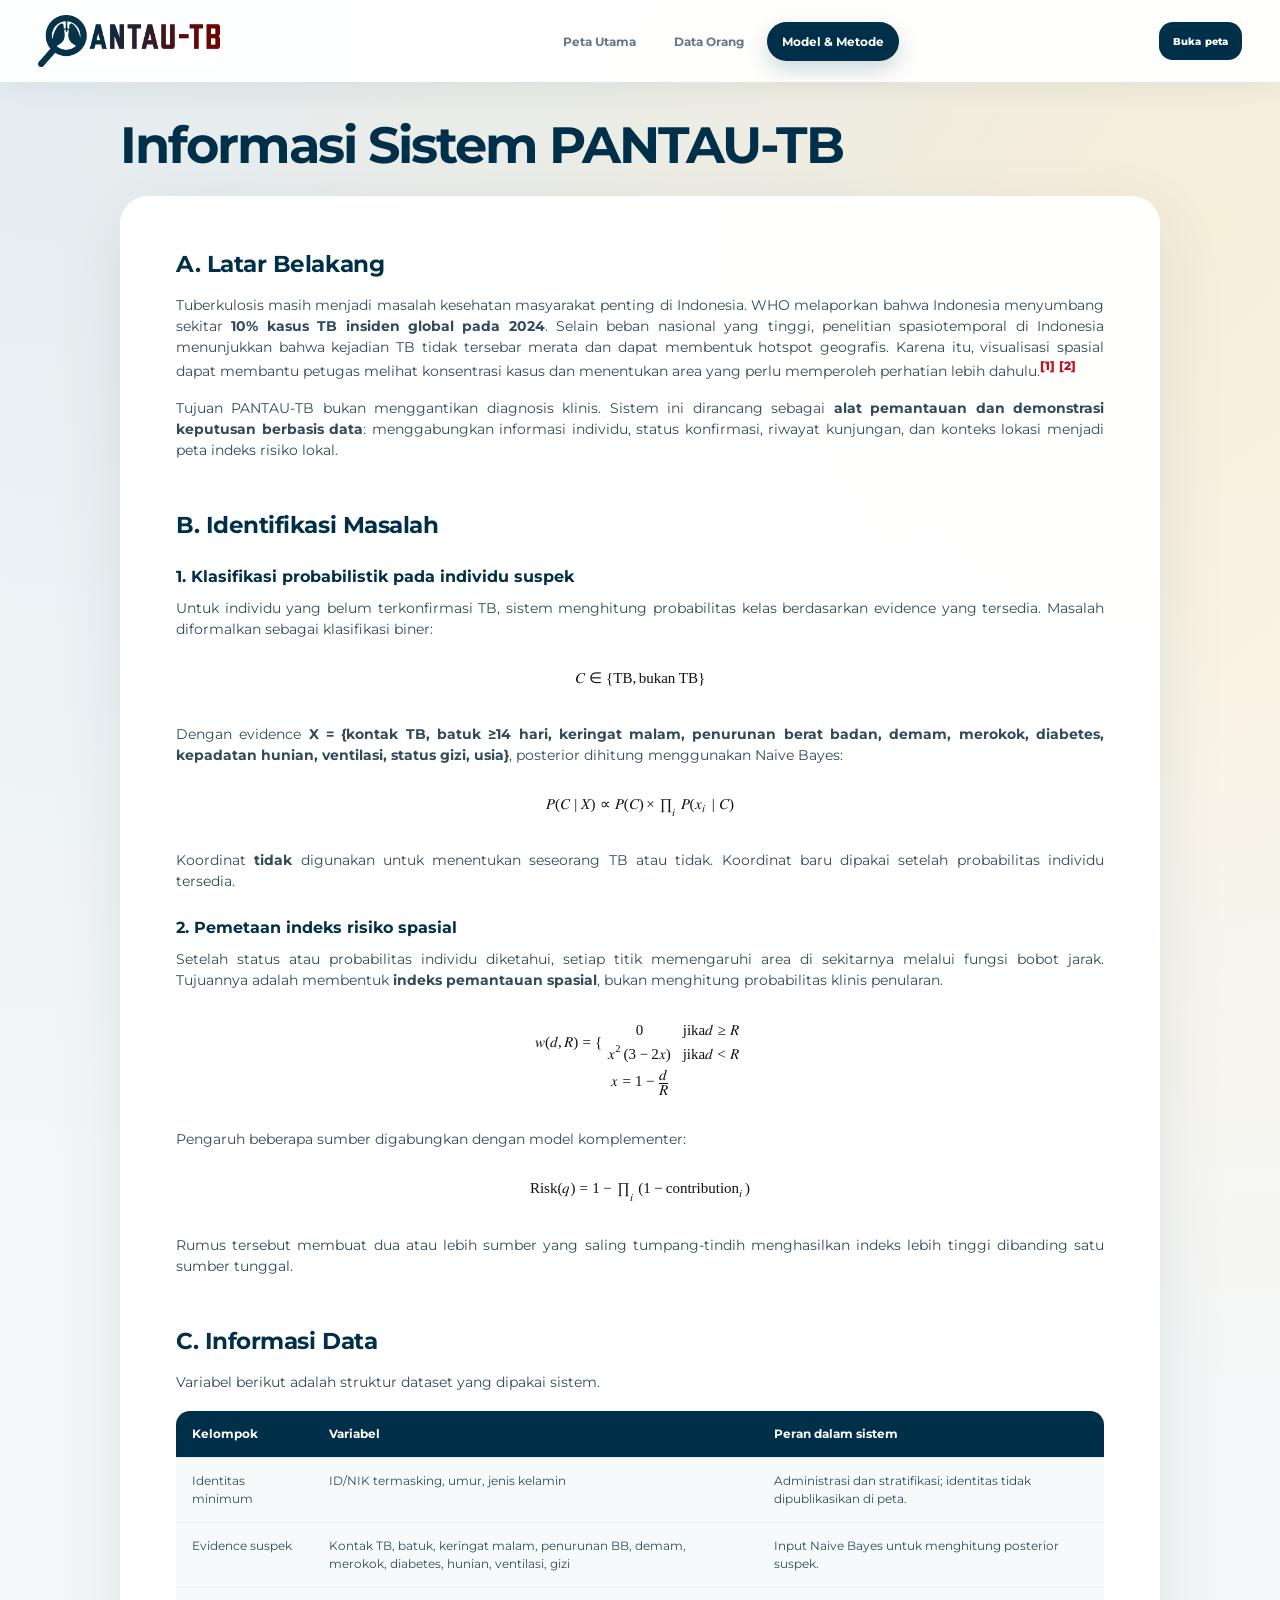
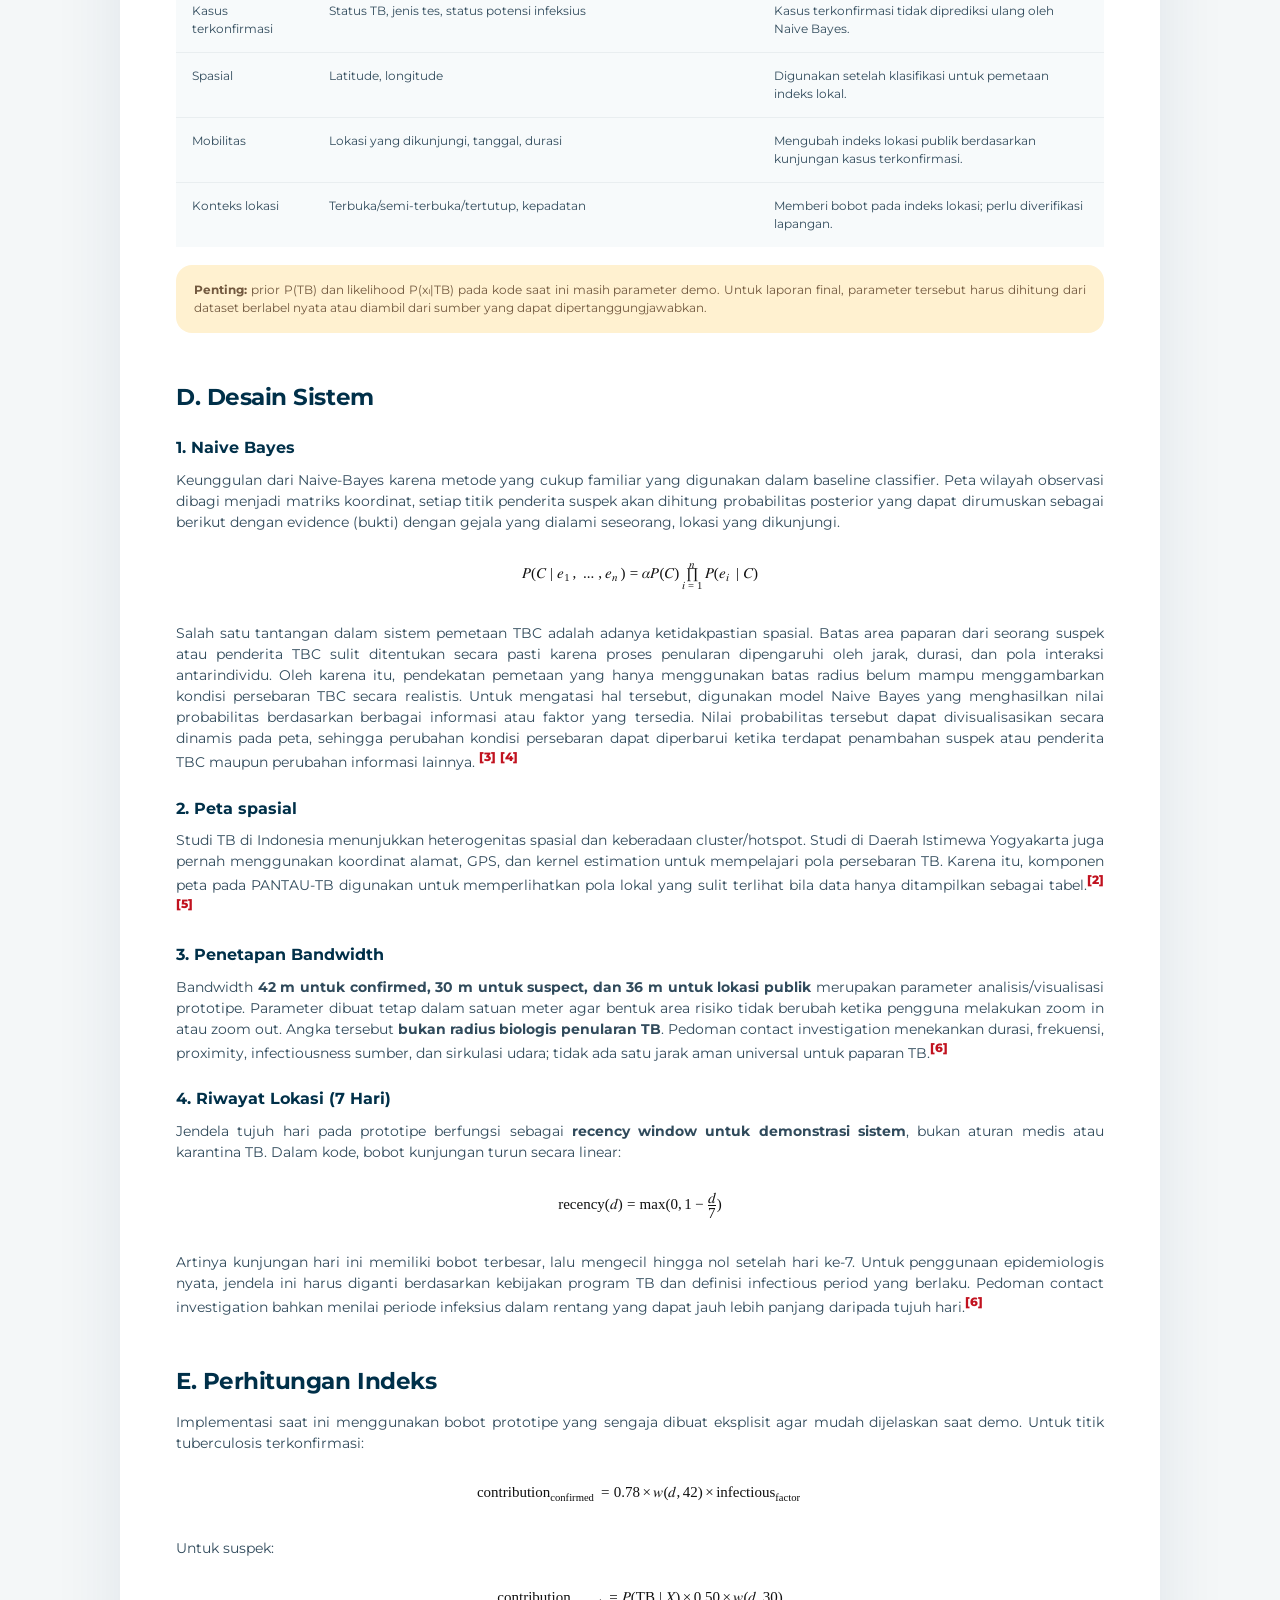
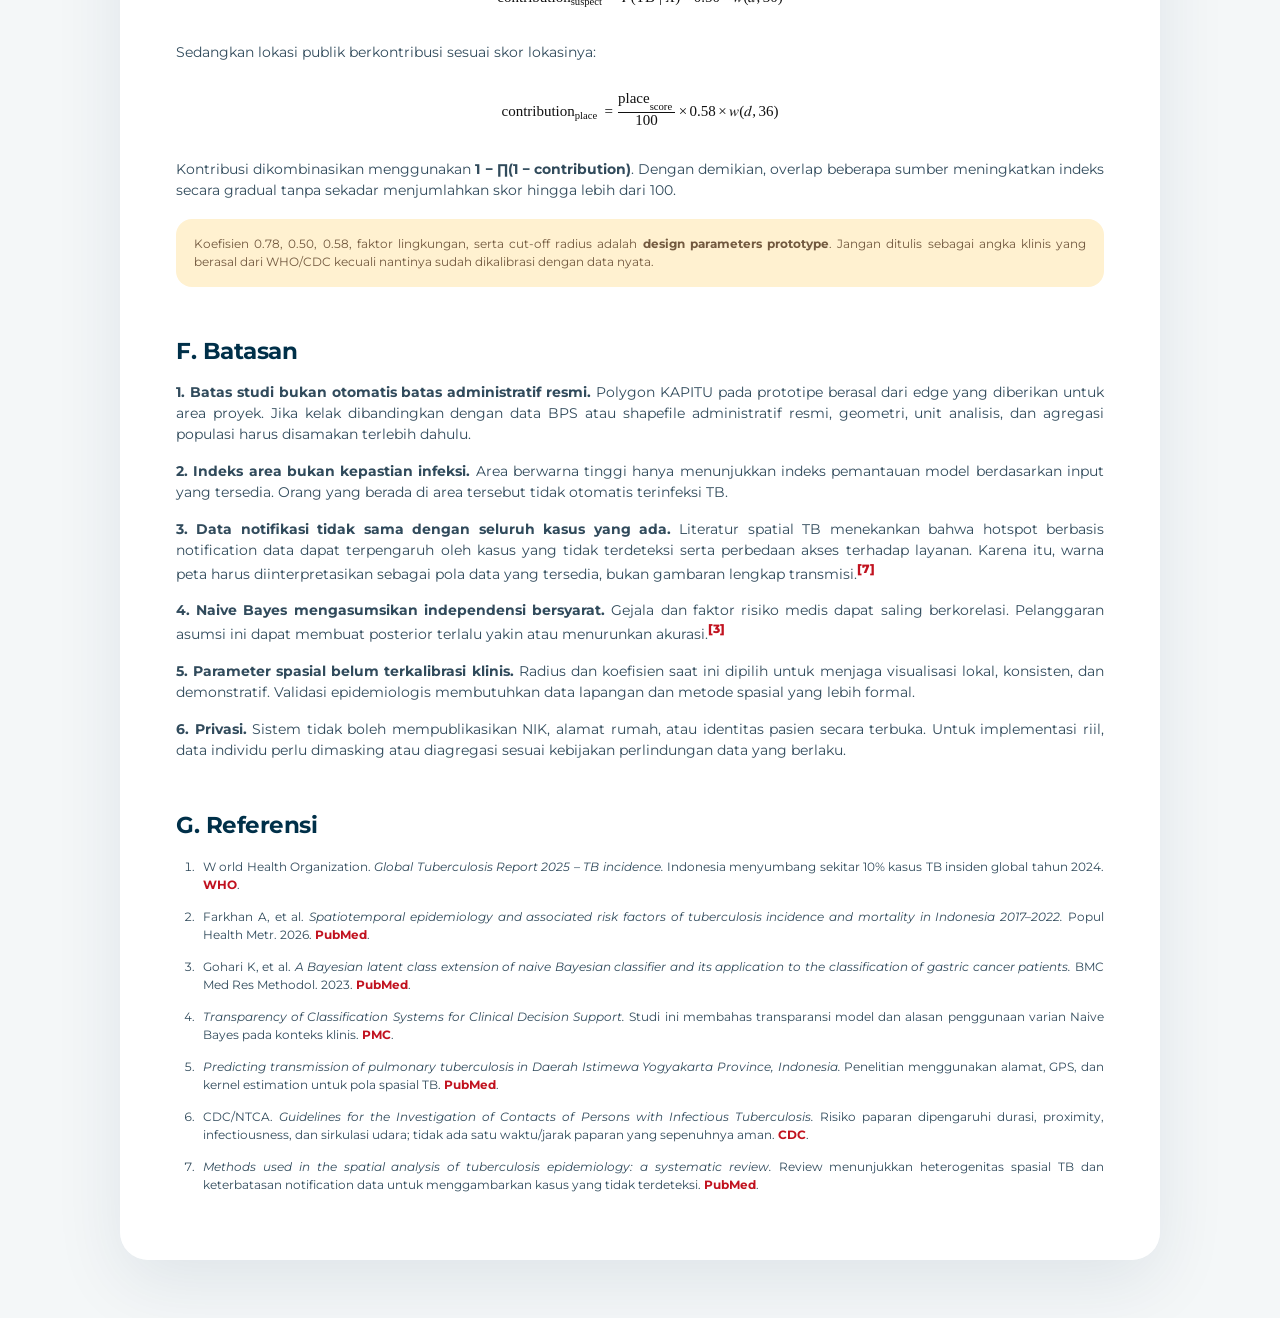
<file: methodology.html>
<!DOCTYPE html>

<html lang="id">
<head>
<meta charset="utf-8"/>
<meta content="width=device-width, initial-scale=1" name="viewport"/>
<title>Model &amp; Metode · PANTAU-TB</title>
<link href="https://fonts.googleapis.com" rel="preconnect"/>
<link crossorigin="" href="https://fonts.gstatic.com" rel="preconnect"/>
<link href="https://fonts.googleapis.com/css2?family=Montserrat:wght@400;500;600;700;800&amp;display=swap" rel="stylesheet"/>
<link href="styles.css" rel="stylesheet"/>
<link href="methodology-additions.css" rel="stylesheet"/>
</head>
<body data-page="method">
<header class="site-header">
<a class="brand" href="index.html">
<img alt="PANTAU-TB" src="assets/logo-horizontal.png"/>
</a>
<nav class="top-nav">
<a data-nav="map" href="index.html">Peta Utama</a>
<a data-nav="records" href="records.html">Data Orang</a>
<a data-nav="method" href="methodology.html">Model &amp; Metode</a>
</nav>
<a class="btn primary compact" href="index.html">Buka peta</a>
</header>
<main class="page-shell method-v13">
<section class="method-v13-hero">
<h1>Informasi Sistem PANTAU-TB</h1>


</section>
<article class="method-v13-paper">
<section class="method-v13-section method-v13-lead">
<h2>A. Latar Belakang</h2>
<p>
          Tuberkulosis masih menjadi masalah kesehatan masyarakat penting di Indonesia.
          WHO melaporkan bahwa Indonesia menyumbang sekitar <strong>10% kasus TB insiden
          global pada 2024</strong>. Selain beban nasional yang tinggi, penelitian
          spasiotemporal di Indonesia menunjukkan bahwa kejadian TB tidak tersebar merata
          dan dapat membentuk hotspot geografis. Karena itu, visualisasi spasial dapat
          membantu petugas melihat konsentrasi kasus dan menentukan area yang perlu
          memperoleh perhatian lebih dahulu.<sup><a href="#ref1">[1]</a></sup>
<sup><a href="#ref2">[2]</a></sup>
</p>
<p>
          Tujuan PANTAU-TB bukan menggantikan diagnosis klinis. Sistem ini dirancang
          sebagai <strong>alat pemantauan dan demonstrasi keputusan berbasis data</strong>:
          menggabungkan informasi individu, status konfirmasi, riwayat kunjungan, dan
          konteks lokasi menjadi peta indeks risiko lokal.
        </p>
</section>
<section class="method-v13-section">
<h2>B. Identifikasi Masalah</h2>
<h3>1. Klasifikasi probabilistik pada individu suspek</h3>
<p>
          Untuk individu yang belum terkonfirmasi TB, sistem menghitung probabilitas
          kelas berdasarkan evidence yang tersedia. Masalah diformalkan sebagai
          klasifikasi biner:
        </p>
<div class="method-v13-formula"><math aria-label="C anggota himpunan TB dan bukan TB" display="block">
<mrow>
<mi>C</mi><mo>∈</mo>
<mo>{</mo><mi mathvariant="normal">TB</mi><mo>,</mo>
<mtext>bukan TB</mtext><mo>}</mo>
</mrow>
</math></div>
<p>
          Dengan evidence
          <strong>X = {kontak TB, batuk ≥14 hari, keringat malam, penurunan berat badan,
          demam, merokok, diabetes, kepadatan hunian, ventilasi, status gizi, usia}</strong>,
          posterior dihitung menggunakan Naive Bayes:
        </p>
<div class="method-v13-formula">
  <math display="block">
    <mrow>

      <mi>P</mi>
      <mo stretchy="false">(</mo>
      <mi>C</mi>
      <mo>|</mo>
      <mi>X</mi>
      <mo stretchy="false">)</mo>

      <mo>∝</mo>

      <mi>P</mi>
      <mo stretchy="false">(</mo>
      <mi>C</mi>
      <mo stretchy="false">)</mo>

      <mo>×</mo>

      <msub>
        <mo largeop="true">∏</mo>
        <mi>i</mi>
      </msub>

      <mi>P</mi>
      <mo stretchy="false">(</mo>

      <msub>
        <mi>x</mi>
        <mi>i</mi>
      </msub>

      <mo>|</mo>
      <mi>C</mi>

      <mo stretchy="false">)</mo>

    </mrow>
  </math>
</div>
<p>
          Koordinat <strong>tidak</strong> digunakan untuk menentukan seseorang TB atau
          tidak. Koordinat baru dipakai setelah probabilitas individu tersedia.
        </p>
<h3>2. Pemetaan indeks risiko spasial</h3>
<p>
          Setelah status atau probabilitas individu diketahui, setiap titik memengaruhi
          area di sekitarnya melalui fungsi bobot jarak. Tujuannya adalah membentuk
          <strong>indeks pemantauan spasial</strong>, bukan menghitung probabilitas klinis
          penularan.
        </p>
<div class="method-v13-formula"><div aria-label="Fungsi bobot jarak" class="math-cases">
<math display="block">
<mrow>
<mi>w</mi><mo>(</mo><mi>d</mi><mo>,</mo><mi>R</mi><mo>)</mo>
<mo>=</mo>
<mrow>
<mo>{</mo>
<mtable columnalign="left left" rowspacing=".65em">
<mtr>
<mtd><mn>0</mn></mtd>
<mtd><mtext>jika </mtext><mi>d</mi><mo>≥</mo><mi>R</mi></mtd>
</mtr>
<mtr>
<mtd>
<msup><mi>x</mi><mn>2</mn></msup>
<mo>(</mo><mn>3</mn><mo>−</mo><mn>2</mn><mi>x</mi><mo>)</mo>
</mtd>
<mtd><mtext>jika </mtext><mi>d</mi><mo>&lt;</mo><mi>R</mi></mtd>
</mtr>
</mtable>
</mrow>
</mrow>
</math>
<math class="math-secondary" display="block">
<mrow>
<mi>x</mi><mo>=</mo><mn>1</mn><mo>−</mo>
<mfrac><mi>d</mi><mi>R</mi></mfrac>
</mrow>
</math>
</div></div>
<p>
          Pengaruh beberapa sumber digabungkan dengan model komplementer:
        </p>
<div class="method-v13-formula">
  <math display="block">
    <mrow>

      <mi>Risk</mi>
      <mo stretchy="false">(</mo>
      <mi>q</mi>
      <mo stretchy="false">)</mo>

      <mo>=</mo>

      <mn>1</mn>
      <mo>−</mo>

      <msub>
        <mo largeop="true">∏</mo>
        <mi>i</mi>
      </msub>

      <mo stretchy="false">(</mo>

      <mn>1</mn>
      <mo>−</mo>

      <msub>
        <mi>contribution</mi>
        <mi>i</mi>
      </msub>

      <mo stretchy="false">)</mo>

    </mrow>
  </math>
</div>
<p>
          Rumus tersebut membuat dua atau lebih sumber yang saling tumpang-tindih
          menghasilkan indeks lebih tinggi dibanding satu sumber tunggal.
        </p>
</section>
<section class="method-v13-section">
<h2>C. Informasi Data</h2>
<p> Variabel berikut adalah struktur dataset yang dipakai sistem.</p>
<div class="method-v13-table-wrap">
<table class="method-v13-table">
<thead>
<tr>
<th>Kelompok</th>
<th>Variabel</th>
<th>Peran dalam sistem</th>
</tr>
</thead>
<tbody>
<tr>
<td>Identitas minimum</td>
<td>ID/NIK termasking, umur, jenis kelamin</td>
<td>Administrasi dan stratifikasi; identitas tidak dipublikasikan di peta.</td>
</tr>
<tr>
<td>Evidence suspek</td>
<td>Kontak TB, batuk, keringat malam, penurunan BB, demam, merokok, diabetes, hunian, ventilasi, gizi</td>
<td>Input Naive Bayes untuk menghitung posterior suspek.</td>
</tr>
<tr>
<td>Kasus terkonfirmasi</td>
<td>Status TB, jenis tes, status potensi infeksius</td>
<td>Kasus terkonfirmasi tidak diprediksi ulang oleh Naive Bayes.</td>
</tr>
<tr>
<td>Spasial</td>
<td>Latitude, longitude</td>
<td>Digunakan setelah klasifikasi untuk pemetaan indeks lokal.</td>
</tr>
<tr>
<td>Mobilitas</td>
<td>Lokasi yang dikunjungi, tanggal, durasi</td>
<td>Mengubah indeks lokasi publik berdasarkan kunjungan kasus terkonfirmasi.</td>
</tr>
<tr>
<td>Konteks lokasi</td>
<td>Terbuka/semi-terbuka/tertutup, kepadatan</td>
<td>Memberi bobot pada indeks lokasi; perlu diverifikasi lapangan.</td>
</tr>
</tbody>
</table>
</div>
<div class="method-v13-note">
<strong>Penting:</strong> prior P(TB) dan likelihood P(xᵢ|TB) pada kode saat ini
          masih parameter demo. Untuk laporan final, parameter tersebut harus dihitung
          dari dataset berlabel nyata atau diambil dari sumber yang dapat dipertanggungjawabkan.
        </div>
</section>
<section class="method-v13-section">
<h2>D. Desain Sistem</h2>
<h3>1. Naive Bayes</h3>
<p>
    Keunggulan dari Naive-Bayes karena metode yang cukup familiar yang digunakan dalam baseline classifier.
    Peta wilayah observasi dibagi menjadi matriks koordinat, setiap titik penderita suspek akan dihitung probabilitas
    posterior yang dapat dirumuskan sebagai berikut dengan evidence (bukti) dengan gejala yang dialami seseorang,
    lokasi yang dikunjungi.

<div class="method-v13-formula"><math aria-label="P C bersyarat e satu sampai e n sama dengan alpha dikali P C dikali produk dari i sama dengan satu sampai n untuk P e i bersyarat C" display="block">
<mrow>
<mi>P</mi><mo>(</mo><mi>C</mi><mo>|</mo><msub><mi>e</mi><mn>1</mn></msub><mo>,</mo><mo>...</mo><mo>,</mo><msub><mi>e</mi><mi>n</mi></msub><mo>)</mo>
<mo>=</mo>
<mi>&alpha;</mi><mi>P</mi><mo>(</mo><mi>C</mi><mo>)</mo>
<munderover>
<mo>&prod;</mo>
<mrow><mi>i</mi><mo>=</mo><mn>1</mn></mrow>
<mi>n</mi>
</munderover>
<mi>P</mi><mo>(</mo><msub><mi>e</mi><mi>i</mi></msub><mo>|</mo><mi>C</mi><mo>)</mo>
</mrow>
</math></div>
<p> Salah satu tantangan dalam sistem pemetaan TBC adalah adanya ketidakpastian spasial. Batas area paparan dari seorang suspek atau penderita TBC sulit ditentukan secara pasti karena proses penularan
  dipengaruhi oleh jarak, durasi, dan pola interaksi antarindividu. Oleh karena itu, pendekatan pemetaan yang hanya menggunakan batas radius belum mampu menggambarkan kondisi persebaran TBC secara realistis. 
  Untuk mengatasi hal tersebut, digunakan model Naive Bayes yang menghasilkan nilai probabilitas berdasarkan berbagai informasi atau faktor yang tersedia. Nilai probabilitas tersebut dapat divisualisasikan 
  secara dinamis pada peta, sehingga perubahan kondisi persebaran dapat diperbarui ketika terdapat penambahan suspek atau penderita TBC maupun perubahan informasi lainnya.
          <sup><a href="#ref3">[3]</a></sup>
<sup><a href="#ref4">[4]</a></sup>
</p>
<h3>2. Peta spasial</h3>
<p>
          Studi TB di Indonesia menunjukkan heterogenitas spasial dan keberadaan cluster/hotspot.
          Studi di Daerah Istimewa Yogyakarta juga pernah menggunakan koordinat alamat,
          GPS, dan kernel estimation untuk mempelajari pola persebaran TB. Karena itu,
          komponen peta pada PANTAU-TB digunakan untuk memperlihatkan pola lokal yang sulit
          terlihat bila data hanya ditampilkan sebagai tabel.<sup><a href="#ref2">[2]</a></sup>
<sup><a href="#ref5">[5]</a></sup>
</p>
<h3>3. Penetapan Bandwidth</h3>
<p>
          Bandwidth <strong>42 m untuk confirmed, 30 m untuk suspect, dan 36 m untuk lokasi
          publik</strong> merupakan parameter analisis/visualisasi prototipe. Parameter dibuat
          tetap dalam satuan meter agar bentuk area risiko tidak berubah ketika pengguna
          melakukan zoom in atau zoom out. Angka tersebut <strong>bukan radius biologis
          penularan TB</strong>. Pedoman contact investigation menekankan durasi, frekuensi,
          proximity, infectiousness sumber, dan sirkulasi udara; tidak ada satu jarak aman
          universal untuk paparan TB.<sup><a href="#ref6">[6]</a></sup>
</p>
<h3>4. Riwayat Lokasi (7 Hari)</h3>
<p>
          Jendela tujuh hari pada prototipe berfungsi sebagai <strong>recency window untuk
          demonstrasi sistem</strong>, bukan aturan medis atau karantina TB. Dalam kode,
          bobot kunjungan turun secara linear:
        </p>
<div class="method-v13-formula"><math aria-label="recency d sama dengan maksimum nol dan satu dikurangi d per tujuh" display="block">
<mrow>
<mi>recency</mi><mo>(</mo><mi>d</mi><mo>)</mo>
<mo>=</mo>
<mi>max</mi>
<mo>(</mo><mn>0</mn><mo>,</mo>
<mn>1</mn><mo>−</mo>
<mfrac><mi>d</mi><mn>7</mn></mfrac>
<mo>)</mo>
</mrow>
</math></div>
<p>
          Artinya kunjungan hari ini memiliki bobot terbesar, lalu mengecil hingga nol setelah
          hari ke-7. Untuk penggunaan epidemiologis nyata, jendela ini harus diganti berdasarkan
          kebijakan program TB dan definisi infectious period yang berlaku. Pedoman contact
          investigation bahkan menilai periode infeksius dalam rentang yang dapat jauh lebih
          panjang daripada tujuh hari.<sup><a href="#ref6">[6]</a></sup>
</p>
</section>
<section class="method-v13-section">
<h2>E. Perhitungan Indeks</h2>
<p>
          Implementasi saat ini menggunakan bobot prototipe yang sengaja dibuat eksplisit
          agar mudah dijelaskan saat demo. Untuk titik tuberculosis terkonfirmasi:
        </p>
<div class="method-v13-formula"><math aria-label="kontribusi confirmed" display="block">
<mrow>
<msub><mi>contribution</mi><mi>confirmed</mi></msub>
<mo>=</mo><mn>0.78</mn><mo>×</mo>
<mi>w</mi><mo>(</mo><mi>d</mi><mo>,</mo><mn>42</mn><mo>)</mo>
<mo>×</mo>
<msub><mi>infectious</mi><mi>factor</mi></msub>
</mrow>
</math></div>
<p>
          Untuk suspek:
        </p>
<div class="method-v13-formula"><math aria-label="kontribusi suspect" display="block">
<mrow>
<msub><mi>contribution</mi><mi>suspect</mi></msub>
<mo>=</mo>
<mi>P</mi><mo>(</mo><mi>TB</mi><mo>|</mo><mi>X</mi><mo>)</mo>
<mo>×</mo><mn>0.50</mn><mo>×</mo>
<mi>w</mi><mo>(</mo><mi>d</mi><mo>,</mo><mn>30</mn><mo>)</mo>
</mrow>
</math></div>
<p>
          Sedangkan lokasi publik berkontribusi sesuai skor lokasinya:
        </p>
<div class="method-v13-formula"><math aria-label="kontribusi place" display="block">
<mrow>
<msub><mi>contribution</mi><mi>place</mi></msub>
<mo>=</mo>
<mfrac>
<msub><mi>place</mi><mi>score</mi></msub>
<mn>100</mn>
</mfrac>
<mo>×</mo><mn>0.58</mn><mo>×</mo>
<mi>w</mi><mo>(</mo><mi>d</mi><mo>,</mo><mn>36</mn><mo>)</mo>
</mrow>
</math></div>
<p>
          Kontribusi dikombinasikan menggunakan
          <strong>1 − ∏(1 − contribution)</strong>. Dengan demikian, overlap beberapa
          sumber meningkatkan indeks secara gradual tanpa sekadar menjumlahkan skor
          hingga lebih dari 100.
        </p>
<div class="method-v13-note">
          Koefisien 0.78, 0.50, 0.58, faktor lingkungan, serta cut-off radius adalah
          <strong>design parameters prototype</strong>. Jangan ditulis sebagai angka klinis
          yang berasal dari WHO/CDC kecuali nantinya sudah dikalibrasi dengan data nyata.
        </div>
</section>
<section class="method-v13-section">
<h2>F. Batasan</h2>
<p>
<strong>1. Batas studi bukan otomatis batas administratif resmi.</strong>
          Polygon KAPITU pada prototipe berasal dari edge yang diberikan untuk area proyek.
          Jika kelak dibandingkan dengan data BPS atau shapefile administratif resmi,
          geometri, unit analisis, dan agregasi populasi harus disamakan terlebih dahulu.
        </p>
<p>
<strong>2. Indeks area bukan kepastian infeksi.</strong>
          Area berwarna tinggi hanya menunjukkan indeks pemantauan model berdasarkan input
          yang tersedia. Orang yang berada di area tersebut tidak otomatis terinfeksi TB.
        </p>
<p>
<strong>3. Data notifikasi tidak sama dengan seluruh kasus yang ada.</strong>
          Literatur spatial TB menekankan bahwa hotspot berbasis notification data dapat
          terpengaruh oleh kasus yang tidak terdeteksi serta perbedaan akses terhadap layanan.
          Karena itu, warna peta harus diinterpretasikan sebagai pola data yang tersedia,
          bukan gambaran lengkap transmisi.<sup><a href="#ref7">[7]</a></sup>
</p>
<p>
<strong>4. Naive Bayes mengasumsikan independensi bersyarat.</strong>
          Gejala dan faktor risiko medis dapat saling berkorelasi. Pelanggaran asumsi ini
          dapat membuat posterior terlalu yakin atau menurunkan akurasi.<sup><a href="#ref3">[3]</a></sup>
</p>
<p>
<strong>5. Parameter spasial belum terkalibrasi klinis.</strong>
          Radius dan koefisien saat ini dipilih untuk menjaga visualisasi lokal, konsisten,
          dan demonstratif. Validasi epidemiologis membutuhkan data lapangan dan metode
          spasial yang lebih formal.
        </p>
<p>
<strong>6. Privasi.</strong>
          Sistem tidak boleh mempublikasikan NIK, alamat rumah, atau identitas pasien secara
          terbuka. Untuk implementasi riil, data individu perlu dimasking atau diagregasi
          sesuai kebijakan perlindungan data yang berlaku.
        </p>
</section>

<section class="method-v13-section method-v13-references">
<h2>G. Referensi</h2>
<ol class="method-v13-ref-list">
<li id="ref1">
            W   orld Health Organization. <em>Global Tuberculosis Report 2025 – TB incidence.</em>
            Indonesia menyumbang sekitar 10% kasus TB insiden global tahun 2024.
            <a href="https://www.who.int/teams/global-programme-on-tuberculosis-and-lung-health/tb-reports/global-tuberculosis-report-2025/tb-disease-burden/1-1-tb-incidence" rel="noopener" target="_blank">WHO</a>.
          </li>
<li id="ref2">
            Farkhan A, et al. <em>Spatiotemporal epidemiology and associated risk factors of tuberculosis incidence and mortality in Indonesia 2017–2022.</em>
            Popul Health Metr. 2026.
            <a href="https://pubmed.ncbi.nlm.nih.gov/41620746/" rel="noopener" target="_blank">PubMed</a>.
          </li>
<li id="ref3">
            Gohari K, et al. <em>A Bayesian latent class extension of naive Bayesian classifier and its application to the classification of gastric cancer patients.</em>
            BMC Med Res Methodol. 2023.
            <a href="https://pubmed.ncbi.nlm.nih.gov/37605107/" rel="noopener" target="_blank">PubMed</a>.
          </li>
<li id="ref4">
<em>Transparency of Classification Systems for Clinical Decision Support.</em>
            Studi ini membahas transparansi model dan alasan penggunaan varian Naive Bayes pada konteks klinis.
            <a href="https://pmc.ncbi.nlm.nih.gov/articles/PMC7274704/" rel="noopener" target="_blank">PMC</a>.
          </li>
<li id="ref5">
<em>Predicting transmission of pulmonary tuberculosis in Daerah Istimewa Yogyakarta Province, Indonesia.</em>
            Penelitian menggunakan alamat, GPS, dan kernel estimation untuk pola spasial TB.
            <a href="https://pubmed.ncbi.nlm.nih.gov/31099528/" rel="noopener" target="_blank">PubMed</a>.
          </li>
<li id="ref6">
            CDC/NTCA. <em>Guidelines for the Investigation of Contacts of Persons with Infectious Tuberculosis.</em>
            Risiko paparan dipengaruhi durasi, proximity, infectiousness, dan sirkulasi udara; tidak ada satu waktu/jarak paparan yang sepenuhnya aman.
            <a href="https://www.cdc.gov/mmwr/preview/mmwrhtml/rr5415a1.htm" rel="noopener" target="_blank">CDC</a>.
          </li>
<li id="ref7">
<em>Methods used in the spatial analysis of tuberculosis epidemiology: a systematic review.</em>
            Review menunjukkan heterogenitas spasial TB dan keterbatasan notification data untuk menggambarkan kasus yang tidak terdeteksi.
            <a href="https://pubmed.ncbi.nlm.nih.gov/30333043/" rel="noopener" target="_blank">PubMed</a>.
          </li>
</ol>
</section>
</article>
</main>
<script src="seed-data.js"></script>
<script src="core.js"></script>
<script src="common.js"></script>
<script src="methodology.js"></script>
</body>
</html>
</file>
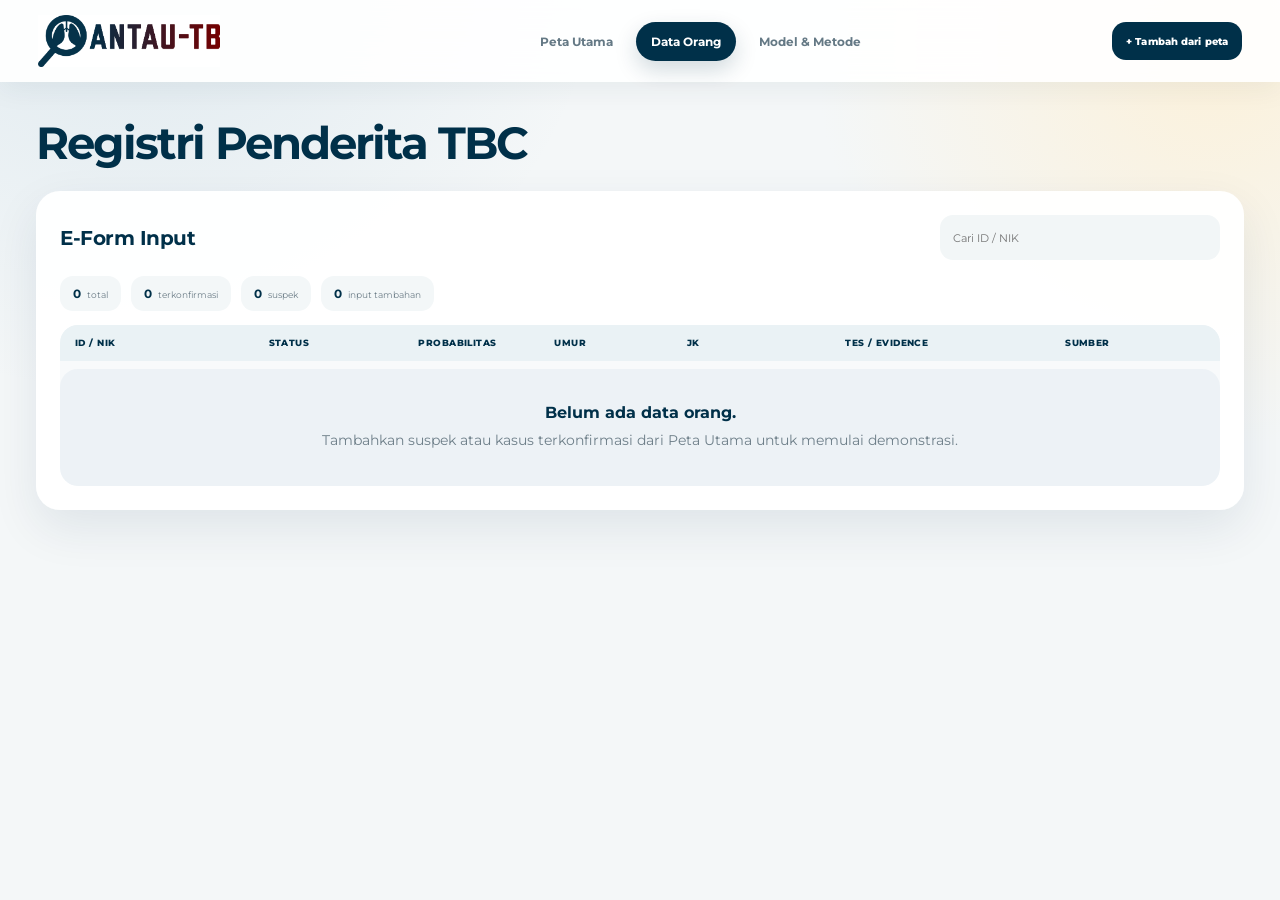
<file: records.html>
<!doctype html>
<html lang="id">
<head>
  <meta charset="utf-8">
  <meta name="viewport" content="width=device-width, initial-scale=1">
  <title>Data Orang · PANTAU-TB</title>
  <link rel="preconnect" href="https://fonts.googleapis.com">
  <link rel="preconnect" href="https://fonts.gstatic.com" crossorigin>
  <link href="https://fonts.googleapis.com/css2?family=Montserrat:wght@400;500;600;700;800&display=swap" rel="stylesheet">
  <link rel="stylesheet" href="styles.css">
</head>
<body data-page="records">
  <header class="site-header">
    <a class="brand" href="index.html"><img src="assets/logo-horizontal.png" alt="PANTAU-TB"></a>
    <nav class="top-nav"><a href="index.html" data-nav="map">Peta Utama</a><a href="records.html" data-nav="records">Data Orang</a><a href="methodology.html" data-nav="method">Model & Metode</a></nav>
    <a class="btn primary compact" href="index.html#add">+ Tambah dari peta</a>
  </header>
  <main class="page-shell">
    <section class="hero compact-hero"><div class="hero-content"><h1>Registri Penderita TBC</h1></div>
</section>
    <section class="panel">
      <div class="panel-head"><div><h2>E-Form Input</h2></div><input class="search-input" id="search" placeholder="Cari ID / NIK"></div>
      <div class="record-stats" id="recordStats"></div>
      <div class="record-table-wrap"><div class="record-table" id="recordTable"></div></div>
    </section>
  </main>
  <div class="toast" id="toast"></div>
  <script src="seed-data.js"></script><script src="core.js"></script><script src="common.js"></script><script src="records.js"></script>
</body>
</html>
</file>
<file: styles.css>
:root{
  --blue:#003049;
  --blue-soft:#669BBC;
  --red-deep:#780000;
  --red:#C1121F;
  --cream:#FDF0D5;
  --pink:#E99AAA;
  --pink-soft:#FBE7EB;
  --orange:#E67E22;
  --orange-deep:#C85E12;
  --orange-soft:#FCE5CD;
  --ink:#102B3B;
  --muted:#6E7F89;
  --surface:#FFFFFF;
  --surface-soft:#F7FAFB;
  --bg:#F4F7F8;
  --success:#2E7D66;
  --shadow:0 18px 48px rgba(0,48,73,.09);
  --shadow-soft:0 8px 28px rgba(0,48,73,.07);
  --radius:24px;
  --radius-sm:16px;
}

*{box-sizing:border-box}
html{scroll-behavior:smooth}
body{
  margin:0;
  min-height:100vh;
  font-family:'Montserrat',system-ui,-apple-system,BlinkMacSystemFont,'Segoe UI',sans-serif;
  color:var(--ink);
  background:
    radial-gradient(circle at 10% -10%,rgba(102,155,188,.16),transparent 32%),
    radial-gradient(circle at 95% 5%,rgba(253,240,213,.85),transparent 27%),
    var(--bg);
}
body.modal-open{overflow:hidden}
button,input,select,textarea{font:inherit}
button{border:0}
a{text-decoration:none;color:inherit}
.hidden{display:none!important}

.site-header{
  position:sticky;
  top:0;
  z-index:1000;
  height:82px;
  display:grid;
  grid-template-columns:minmax(190px,250px) 1fr auto;
  align-items:center;
  gap:26px;
  padding:0 38px;
  background:rgba(255,255,255,.91);
  backdrop-filter:blur(18px);
  box-shadow:0 8px 28px rgba(0,48,73,.06);
}
.brand{display:flex;align-items:center;min-width:0}
.brand img{
  width:205px;
  max-width:100%;
  height:52px;
  object-fit:contain;
  object-position:left center;
  display:block;
}
.top-nav{display:flex;justify-content:center;gap:8px;min-width:0}
.top-nav a{
  position:relative;
  padding:12px 15px;
  border-radius:999px;
  font-size:12px;
  font-weight:700;
  color:#647985;
  transition:background .22s ease,color .22s ease,transform .22s ease;
}
.top-nav a:hover{background:rgba(102,155,188,.10);color:var(--blue);transform:translateY(-1px)}
.top-nav a.active{background:var(--blue);color:#fff;box-shadow:0 9px 22px rgba(0,48,73,.18)}

.page-shell{max-width:1500px;margin:0 auto;padding:32px 36px 54px;animation:page-in .5s cubic-bezier(.2,.8,.2,1) both}
@keyframes page-in{from{opacity:0;transform:translateY(10px)}to{opacity:1;transform:none}}
.compact-hero{display:flex;justify-content:space-between;align-items:flex-end;gap:28px;margin:6px 0 24px}
.eyebrow,.section-kicker{display:block;text-transform:uppercase;letter-spacing:.13em;font-size:10px;font-weight:800;color:var(--blue-soft);margin-bottom:8px}
h1,h2,p{margin-top:0}
h1{margin-bottom:0;max-width:900px;font-size:clamp(28px,3.5vw,48px);line-height:1.05;letter-spacing:-.045em;color:var(--blue)}
h2{margin-bottom:0;font-size:20px;line-height:1.2;letter-spacing:-.025em;color:var(--blue)}
.hero p{max-width:900px;margin:12px 0 0;color:var(--muted);font-size:13px;line-height:1.75}
.hero p strong{color:var(--ink)}
.hero-actions{display:flex;gap:10px;flex:0 0 auto}

.btn{
  appearance:none;
  border:0;
  border-radius:14px;
  min-height:44px;
  padding:0 18px;
  display:inline-flex;
  align-items:center;
  justify-content:center;
  gap:8px;
  cursor:pointer;
  font-size:11px;
  font-weight:800;
  letter-spacing:.01em;
  transition:transform .2s ease,box-shadow .2s ease,background .2s ease;
}
.btn:hover{transform:translateY(-2px);box-shadow:0 11px 24px rgba(0,48,73,.12)}
.btn.primary{background:var(--blue);color:#fff}
.btn.soft{background:#fff;color:var(--blue);box-shadow:var(--shadow-soft)}
.btn.pink{background:var(--pink-soft);color:var(--red-deep)}
.btn.compact{min-height:38px;padding:0 14px;font-size:10px}
.btn.full{width:100%}

.metrics{display:grid;grid-template-columns:repeat(4,minmax(0,1fr));gap:14px;margin-bottom:18px}
.metric{
  min-height:134px;
  background:rgba(255,255,255,.96);
  border-radius:22px;
  padding:21px;
  box-shadow:var(--shadow-soft);
  position:relative;
  overflow:hidden;
  transition:transform .25s ease,box-shadow .25s ease;
}
.metric:hover{transform:translateY(-4px);box-shadow:var(--shadow)}
.metric::after{content:"";position:absolute;width:100px;height:100px;border-radius:50%;background:rgba(102,155,188,.11);right:-35px;top:-38px}
.metric.accent::after{background:rgba(193,18,31,.09)}
.metric-kicker{display:block;font-size:10px;text-transform:uppercase;letter-spacing:.09em;font-weight:700;color:var(--muted)}
.metric strong{display:block;margin-top:7px;font-size:34px;letter-spacing:-.05em;color:var(--blue)}
.metric.accent strong{color:var(--red-deep)}
.metric small{display:block;margin-top:5px;max-width:90%;font-size:9.8px;line-height:1.5;color:var(--muted)}

.map-card,.panel{
  background:rgba(255,255,255,.97);
  border-radius:var(--radius);
  box-shadow:var(--shadow);
}
.map-card{padding:18px;margin-bottom:18px}
.map-toolbar{display:flex;justify-content:space-between;align-items:center;gap:20px;padding:3px 4px 16px}
.layer-pills{display:flex;flex-wrap:wrap;justify-content:flex-end;gap:7px}
.layer-pills label{
  display:flex;
  align-items:center;
  gap:7px;
  min-height:34px;
  padding:0 11px;
  border-radius:999px;
  background:#F4F7F8;
  color:#49606D;
  font-size:9.5px;
  font-weight:700;
  cursor:pointer;
  user-select:none;
  transition:.2s ease;
}
.layer-pills label:hover{background:#EDF3F5;transform:translateY(-1px)}
.layer-pills input{accent-color:var(--blue)}
.legend-dot{display:inline-block;width:10px;height:10px;border-radius:50%;box-shadow:0 0 0 4px rgba(0,48,73,.05)}
.legend-dot.confirmed{background:var(--red-deep)}
.legend-dot.suspect{background:var(--orange-deep)}
.legend-dot.place{background:var(--blue-soft)}
.legend-block{display:inline-block;width:12px;height:12px;border-radius:3px}
.legend-block.risk{background:linear-gradient(135deg,#FDF0D5 0%,#E66A5B 55%,#780000 100%)}
.legend-line{display:inline-block;width:16px;height:3px;border-radius:3px;background:var(--blue)}

.map-stage{height:min(72vh,790px);min-height:590px;position:relative;overflow:hidden;border-radius:20px;background:#E8ECEE}
#map{position:absolute;inset:0}
.leaflet-container{font-family:'Montserrat',sans-serif;background:#E8ECEE}
.leaflet-tile-pane{filter:grayscale(.72) saturate(.42) brightness(1.08) contrast(.94)}
.leaflet-control-zoom{border:0!important;box-shadow:var(--shadow-soft)!important}
.leaflet-control-zoom a{border:0!important;color:var(--blue)!important}
.leaflet-popup-content-wrapper{border-radius:18px;box-shadow:0 16px 40px rgba(0,48,73,.16);font-family:'Montserrat',sans-serif}
.leaflet-popup-tip{box-shadow:none}
.popup-card{min-width:210px;padding:2px}
.popup-kicker{font-size:9px;font-weight:800;text-transform:uppercase;letter-spacing:.08em;color:var(--blue-soft);margin-bottom:5px}
.popup-title{font-weight:800;font-size:13px;color:var(--blue);margin-bottom:7px}
.popup-meta{font-size:10px;line-height:1.6;color:#5F7079}
.popup-risk{display:inline-flex;margin-top:8px;padding:6px 9px;border-radius:999px;background:var(--pink-soft);color:var(--red-deep);font-size:9px;font-weight:800}

.map-corner-card{
  position:absolute;
  z-index:500;
  background:rgba(255,255,255,.94);
  backdrop-filter:blur(14px);
  border-radius:17px;
  box-shadow:0 12px 32px rgba(0,48,73,.13);
}
.map-help{left:18px;bottom:18px;padding:14px 16px;display:grid;gap:5px;max-width:300px;pointer-events:none}
.map-help strong{font-size:10px;color:var(--blue);margin-bottom:3px}
.map-help span{font-size:9px;color:#637680;line-height:1.35}
.risk-ramp{display:grid;grid-template-columns:repeat(5,1fr);height:13px;overflow:hidden;border-radius:999px;margin-top:3px;box-shadow:inset 0 0 0 1px rgba(0,48,73,.06)}
.risk-ramp i{background:var(--sw)}
.risk-ramp-labels{display:flex;justify-content:space-between;gap:18px;margin-top:2px}
.risk-ramp-labels span{font-size:7.7px!important;font-weight:700;color:#6B7A82!important}
.risk-legend-list{display:grid;grid-template-columns:1fr 1fr;gap:5px 10px;margin:3px 0 4px}
.risk-legend-list span{display:flex!important;align-items:center;gap:6px;font-size:8px!important;color:#637680!important;white-space:nowrap}
.risk-legend-list span:last-child{grid-column:1/-1}
.risk-legend-list i{width:14px;height:10px;border-radius:3px;background:var(--sw);box-shadow:inset 0 0 0 1px rgba(0,48,73,.06);flex:0 0 auto}
.risk-legend-list b{color:var(--blue);font-size:7.8px}
.legend-note{display:flex!important;align-items:center;flex-wrap:wrap;gap:4px;margin-top:4px}
.mini-dot{display:inline-block;width:8px;height:8px;border-radius:50%;box-shadow:0 0 0 2px #fff}
.mini-dot.confirmed{background:var(--red-deep)}
.mini-dot.suspect{background:var(--orange-deep)}
.mini-dot.place{background:var(--blue-soft)}
.zone-score{font-size:32px;font-weight:800;letter-spacing:-.06em;color:var(--red-deep);margin:1px 0 7px}
.zone-score small{font-size:10px;letter-spacing:0;color:#8B9AA2;margin-left:3px}
.suspect-risk{background:#FFF0DF;color:var(--orange-deep)}
.pick-banner{position:absolute;z-index:700;top:18px;left:50%;transform:translateX(-50%);min-width:min(560px,calc(100% - 36px));padding:13px 18px;border-radius:16px;background:var(--blue);color:#fff;box-shadow:0 16px 34px rgba(0,48,73,.28);text-align:center;animation:drop-in .25s ease both}
.pick-banner strong{display:block;font-size:11px}.pick-banner span{display:block;font-size:9px;opacity:.8;margin-top:3px}
@keyframes drop-in{from{opacity:0;transform:translate(-50%,-8px)}to{opacity:1;transform:translate(-50%,0)}}

.custom-marker{position:relative;width:100%;height:100%;border-radius:50%;box-shadow:0 0 0 3px rgba(255,255,255,.96),0 5px 12px rgba(0,0,0,.18);transition:transform .18s ease,box-shadow .18s ease}
.custom-marker.confirmed{background:var(--red-deep)}
.custom-marker.suspect{background:var(--orange-deep)}
.public-marker{width:8px;height:8px;border-radius:50%;background:var(--blue-soft);box-shadow:0 0 0 2px rgba(255,255,255,.94),0 3px 9px rgba(0,48,73,.20);transition:transform .18s ease}
@media (hover:hover) and (pointer:fine){.custom-marker:hover,.public-marker:hover{transform:scale(1.28)}}

.lower-grid{display:grid;grid-template-columns:minmax(0,1.5fr) minmax(300px,.7fr);gap:18px}
.panel{padding:24px;margin-bottom:18px}
.panel-head{display:flex;align-items:center;justify-content:space-between;gap:18px;margin-bottom:16px}
.model-badge{display:inline-flex;padding:8px 11px;border-radius:999px;background:var(--cream);color:var(--red-deep);font-size:9px;font-weight:800}
.risk-list{display:grid;gap:10px}
.risk-item{display:grid;grid-template-columns:55px 1fr auto;gap:12px;align-items:center;padding:12px 14px;border-radius:17px;background:#F7FAFB;transition:.2s ease}
.risk-item:hover{transform:translateX(3px);background:#F1F6F8}
.risk-score{width:48px;height:48px;display:grid;place-items:center;border-radius:15px;background:var(--pink-soft);color:var(--red-deep);font-size:11px;font-weight:800}
.risk-name{font-size:11px;font-weight:800;color:var(--blue)}
.risk-meta{font-size:9px;color:var(--muted);line-height:1.5;margin-top:3px}
.risk-tag{font-size:8.5px;font-weight:800;padding:7px 9px;border-radius:999px;background:#fff;color:var(--blue-soft);box-shadow:var(--shadow-soft)}
.explainer p,.note-panel p,.warning-panel p,.method-card p{font-size:11px;color:var(--muted);line-height:1.8;margin:11px 0 0}
.mini-note{margin-top:18px;padding:14px 16px;border-radius:16px;background:var(--cream);font-size:10px;line-height:1.6;color:#6A4A22}

.modal{position:fixed;inset:0;z-index:3000;display:grid;place-items:center;padding:24px}
.modal-backdrop{position:absolute;inset:0;background:rgba(0,32,48,.52);backdrop-filter:blur(7px);animation:fade-in .2s ease both}
.modal-card{position:relative;width:min(900px,100%);max-height:88vh;overflow:auto;padding:26px;background:#fff;border-radius:28px;box-shadow:0 28px 90px rgba(0,32,48,.28);animation:modal-in .28s cubic-bezier(.2,.8,.2,1) both}
@keyframes modal-in{from{opacity:0;transform:translateY(18px) scale(.985)}to{opacity:1;transform:none}}
@keyframes fade-in{from{opacity:0}to{opacity:1}}
.modal-head{display:flex;justify-content:space-between;align-items:flex-start;gap:14px;margin-bottom:18px}
.icon-button{width:38px;height:38px;border-radius:50%;background:#EFF4F6;color:var(--blue);cursor:pointer;font-size:24px;line-height:1;transition:.2s ease}
.icon-button:hover{transform:rotate(5deg) scale(1.06);background:#E6EEF2}
.status-switch{display:grid;grid-template-columns:1fr 1fr;gap:8px;padding:7px;border-radius:18px;background:#F1F5F7;margin-bottom:21px}
.status-tab{min-height:42px;border-radius:13px;background:transparent;color:#6C7C84;font-weight:800;font-size:10px;cursor:pointer;transition:.2s ease}
.status-tab.active{background:#fff;color:var(--blue);box-shadow:var(--shadow-soft)}
.form-grid{display:grid;gap:14px}.form-grid.two{grid-template-columns:repeat(2,minmax(0,1fr))}
.field{display:grid;gap:7px}.field>span,.field label{font-size:9px;text-transform:uppercase;letter-spacing:.06em;color:#6A7D86;font-weight:800}
.field input,.field select,.search-input{
  width:100%;
  min-height:45px;
  padding:0 13px;
  border:0;
  outline:0;
  border-radius:13px;
  background:#F2F6F7;
  color:var(--ink);
  font-size:11px;
  transition:box-shadow .2s ease,background .2s ease;
}
.field input:focus,.field select:focus,.search-input:focus{background:#fff;box-shadow:0 0 0 3px rgba(102,155,188,.22),var(--shadow-soft)}
.form-section-title{margin:24px 0 11px;color:var(--blue);font-size:11px;font-weight:800}
.probability-box{margin-top:16px;padding:16px 18px;border-radius:20px;background:linear-gradient(135deg,#FFF6EA,#FFF0DF);display:flex;align-items:center;gap:16px}
.probability-box strong{font-size:11px;color:#8E4A11}.probability-box p{font-size:9px;line-height:1.6;color:#8A684B;margin:5px 0 0}
.prob-ring{--p:0%;width:68px;height:68px;flex:0 0 68px;border-radius:50%;display:grid;place-items:center;background:conic-gradient(var(--orange-deep) var(--p),#F5D8B9 0);position:relative}
.prob-ring::before{content:"";position:absolute;inset:8px;border-radius:50%;background:#FFF8F0}.prob-ring span{position:relative;font-size:12px;font-weight:800;color:var(--orange-deep)}
.travel-head{display:flex;justify-content:space-between;gap:14px;align-items:flex-end}.travel-head small{display:block;max-width:550px;font-size:9px;line-height:1.6;color:var(--muted)}
.travel-list{display:grid;gap:9px;margin-top:10px}
.travel-row{display:grid;grid-template-columns:1.5fr .85fr .7fr 38px;gap:9px;align-items:end;padding:12px;border-radius:17px;background:#F7FAFB}
.travel-row .field input,.travel-row .field select{background:#fff}
.travel-remove{width:38px;height:38px;border-radius:12px;background:#FBE7EB;color:var(--red-deep);font-size:18px;cursor:pointer}
.modal-actions{display:flex;justify-content:flex-end;gap:9px;margin-top:23px}

.toast{position:fixed;z-index:5000;left:50%;bottom:28px;transform:translate(-50%,20px);padding:12px 16px;border-radius:14px;background:var(--blue);color:#fff;box-shadow:0 16px 40px rgba(0,48,73,.22);font-size:10px;font-weight:700;opacity:0;pointer-events:none;transition:.25s ease}
.toast.show{opacity:1;transform:translate(-50%,0)}

.record-stats{display:flex;gap:10px;flex-wrap:wrap;margin-bottom:14px}
.record-stat{padding:10px 13px;border-radius:13px;background:#F3F7F8;font-size:9px;color:var(--muted)}.record-stat strong{color:var(--blue);font-size:12px;margin-right:4px}
.search-input{max-width:280px;background:#F2F6F7}
.record-table-wrap{overflow:auto;border-radius:18px;background:#F8FAFB}
.record-table{min-width:900px}
.record-row{display:grid;grid-template-columns:1.05fr .8fr .72fr .7fr .85fr 1.2fr .8fr;gap:10px;align-items:center;padding:13px 15px;font-size:9.5px;color:#536975}
.record-row:not(.record-head):hover{background:#EFF5F7}
.record-head{position:sticky;top:0;background:#EAF2F5;color:var(--blue);font-weight:800;text-transform:uppercase;letter-spacing:.05em;font-size:8.5px}
.record-row strong{color:var(--blue)}
.status-chip{display:inline-flex;align-items:center;gap:6px;padding:6px 9px;border-radius:999px;font-weight:800;font-size:8px}
.status-chip.confirmed{background:#F9E4E4;color:var(--red-deep)}
.status-chip.suspect{background:#FFF0DF;color:var(--orange-deep)}
.status-chip::before{content:"";width:7px;height:7px;border-radius:50%;background:currentColor}
.source-chip{display:inline-flex;padding:6px 9px;border-radius:999px;background:#EEF3F5;color:#657680;font-size:8px;font-weight:700}
.note-panel code{background:#EEF3F5;padding:2px 5px;border-radius:5px;font-size:10px}

.methodology-page{max-width:1300px}.method-grid{display:grid;grid-template-columns:repeat(2,minmax(0,1fr));gap:16px}.method-card{position:relative;min-height:245px;overflow:hidden}.step-number{position:absolute;right:22px;top:18px;font-size:38px;font-weight:800;color:rgba(102,155,188,.12)}
.formula{margin-top:16px;padding:14px 16px;border-radius:16px;background:#F0F5F7;color:var(--blue);font-family:ui-monospace,SFMono-Regular,Menlo,monospace;font-size:11px;font-weight:700}
.environment-grid{display:grid;grid-template-columns:repeat(3,minmax(0,1fr));gap:10px}
.environment-item{padding:14px;border-radius:16px;background:#F7FAFB;transition:.2s ease}.environment-item:hover{transform:translateY(-2px);background:#F1F6F8}.environment-item strong{display:block;font-size:10px;color:var(--blue)}.environment-item span{display:block;font-size:8.5px;color:var(--muted);line-height:1.5;margin-top:4px}.environment-pill{display:inline-flex!important;margin-top:8px!important;padding:6px 8px;border-radius:999px;background:#fff!important;color:var(--blue-soft)!important;font-weight:800!important;width:max-content}
.warning-panel{background:linear-gradient(135deg,#FFF7ED,#FFF0DF)}

@media (max-width:1050px){
  .site-header{grid-template-columns:180px 1fr auto;padding:0 20px;gap:14px}.brand img{width:175px}.top-nav a{padding:10px 11px;font-size:10px}.metrics{grid-template-columns:repeat(2,1fr)}.lower-grid{grid-template-columns:1fr}.map-toolbar{align-items:flex-start;flex-direction:column}.layer-pills{justify-content:flex-start}.environment-grid{grid-template-columns:repeat(2,1fr)}
}
@media (max-width:760px){
  .site-header{height:auto;min-height:76px;grid-template-columns:1fr auto;padding:11px 16px}.brand img{width:160px;height:46px}.top-nav{grid-column:1/-1;grid-row:2;justify-content:flex-start;overflow:auto;padding-bottom:4px}.top-nav a{white-space:nowrap}.site-header>.btn{grid-column:2;grid-row:1}.page-shell{padding:22px 14px 42px}.compact-hero{align-items:flex-start;flex-direction:column}.hero-actions{width:100%}.hero-actions .btn{width:100%}.metrics{grid-template-columns:1fr 1fr;gap:9px}.metric{padding:17px;min-height:120px}.metric strong{font-size:28px}.map-card{padding:10px;border-radius:20px}.map-stage{min-height:520px;height:68vh}.map-toolbar{padding:7px 7px 12px}.map-help{left:10px;right:10px;bottom:10px;max-width:none}.form-grid.two{grid-template-columns:1fr}.travel-row{grid-template-columns:1fr}.travel-remove{width:100%}.modal{padding:10px}.modal-card{padding:20px;border-radius:22px;max-height:94vh}.method-grid,.environment-grid{grid-template-columns:1fr}.panel{padding:19px}.panel-head{align-items:flex-start;flex-direction:column}.search-input{max-width:none}.lower-grid{gap:0}
}
@media (max-width:480px){.metrics{grid-template-columns:1fr}.site-header>.btn{padding:0 10px}.map-stage{min-height:480px}.layer-pills{gap:5px}.layer-pills label{font-size:8.5px;padding:0 9px}}

@media (prefers-reduced-motion:reduce){*,*::before,*::after{scroll-behavior:auto!important;animation:none!important;transition:none!important}}

/* V4 — continuous risk surface: no visible grid */
.muted-map-tiles{filter:saturate(.56) brightness(1.04) contrast(.92)}
.leaflet-heatmap-layer{mix-blend-mode:multiply}
.custom-marker{border:0!important;box-shadow:0 0 0 3px rgba(255,255,255,.98),0 0 0 5px rgba(0,48,73,.14),0 5px 15px rgba(0,0,0,.22)!important}
.custom-marker.confirmed{background:#780000!important;width:17px!important;height:17px!important}
.custom-marker.suspect{background:#D96A13!important;width:15px!important;height:15px!important}
.public-marker{width:13px!important;height:13px!important;border-radius:50%;background:#669BBC!important;box-shadow:0 0 0 3px rgba(255,255,255,.98),0 0 0 5px rgba(0,48,73,.22),0 4px 12px rgba(0,48,73,.25)!important;display:grid;place-items:center}
.public-marker span{width:4px;height:4px;border-radius:50%;background:#003049}
.place-tooltip{border:0!important;border-radius:10px!important;background:#003049!important;color:#fff!important;font-family:'Montserrat',sans-serif!important;font-size:9px!important;font-weight:700!important;padding:7px 9px!important;box-shadow:0 8px 20px rgba(0,48,73,.18)!important}
.place-tooltip::before{border-top-color:#003049!important}
.smooth-risk-legend{margin:9px 0 6px}
.smooth-risk-bar{height:10px;border-radius:999px;background:linear-gradient(90deg,#FDF0D5 0%,#F6C1B4 28%,#EE8A73 48%,#C1121F 72%,#780000 100%);box-shadow:inset 0 0 0 1px rgba(0,48,73,.08)}
.smooth-risk-labels{display:flex;justify-content:space-between;margin-top:5px;font-size:8px;color:#60727B;font-weight:700}
.map-corner-card{backdrop-filter:blur(12px);background:rgba(255,255,255,.92)!important}
.legend-block.risk{background:linear-gradient(90deg,#F6C1B4,#C1121F,#780000)!important;border-radius:999px!important;width:22px!important;height:8px!important}
.leaflet-popup-content-wrapper{border-radius:18px!important;box-shadow:0 14px 34px rgba(0,48,73,.18)!important}
.leaflet-popup-content{margin:15px 17px!important}


/* V6 — fixed geographic grid underlay, compact influence radii */
.risk-surface-overlay{
  mix-blend-mode:multiply;
  image-rendering:auto;
  transition:opacity .22s ease;
}
.compact-ranges{grid-template-columns:1fr 1fr!important;gap:5px 9px!important;margin-top:7px!important}
.compact-ranges span:last-child{grid-column:auto!important}
.compact-ranges span{font-size:7.7px!important;line-height:1.2}
.compact-ranges i{width:16px!important;height:9px!important;border-radius:999px!important}
.compact-ranges b{min-width:34px;font-variant-numeric:tabular-nums}
.map-help{max-width:330px}
.public-marker{z-index:2}


/* V7 — privacy-first public-location map */
.map-pin{position:relative;width:26px;height:34px;background:var(--pin,#003049);border-radius:50% 50% 50% 0;transform:rotate(-45deg);box-shadow:0 0 0 3px rgba(255,255,255,.98),0 6px 16px rgba(0,48,73,.26);transition:transform .18s ease,filter .18s ease}
.map-pin-dot{position:absolute;width:9px;height:9px;border-radius:50%;background:#fff;left:8.5px;top:8px;box-shadow:0 0 0 2px rgba(0,48,73,.15)}
@media (hover:hover) and (pointer:fine){.map-pin:hover{transform:rotate(-45deg) scale(1.10);filter:brightness(1.04)}}
.map-pin-mini{display:inline-block;width:10px;height:14px;background:#003049;border-radius:50% 50% 50% 0;transform:rotate(-45deg);box-shadow:0 0 0 2px #fff;vertical-align:middle;margin-right:2px;flex:0 0 auto}
.legend-block.place-radius{background:#F79D8B;border-radius:50%;box-shadow:inset 0 0 0 1px rgba(120,0,0,.22)}
.place-score{color:#780000}
.source-links{font-size:11px;line-height:1.7}.source-links a{color:#003049;font-weight:700;text-decoration:none}.source-links a:hover{text-decoration:underline}
.evidence-panel{margin-top:18px}.evidence-panel .formula{margin:12px 0}


/* V8 — visible individual points + Google-Maps-style public pins */
.google-pin-wrap{position:relative;width:44px;height:52px;filter:drop-shadow(0 7px 8px rgba(0,48,73,.24));transition:transform .18s ease}
.google-pin{position:absolute;left:0;top:0;width:34px;height:46px;overflow:visible}
.pin-risk-badge{position:absolute;right:0;top:1px;min-width:25px;height:20px;padding:0 5px;border:2px solid #fff;border-radius:999px;display:grid;place-items:center;font:800 8px/1 'Montserrat',sans-serif;box-shadow:0 3px 9px rgba(0,48,73,.24);font-variant-numeric:tabular-nums}
@media (hover:hover) and (pointer:fine){.google-pin-wrap:hover{transform:translateY(-2px) scale(1.05)}}
.map-pin-mini{width:12px!important;height:16px!important;border-radius:55% 55% 55% 0!important;background:#003049!important}
.public-risk-radius{mix-blend-mode:multiply}
.patient-dot{width:18px;height:18px;border-radius:50%;display:grid;place-items:center;border:3px solid #fff;box-shadow:0 0 0 2px rgba(0,48,73,.15),0 5px 12px rgba(0,0,0,.24);transition:transform .16s ease}
.patient-dot span{width:5px;height:5px;border-radius:50%;background:rgba(255,255,255,.38)}
.patient-dot.confirmed{background:#780000}
.patient-dot.suspect{background:#D96A13}
@media (hover:hover) and (pointer:fine){.patient-dot:hover{transform:scale(1.12)}}
.person-tooltip{border:0!important;border-radius:10px!important;background:#fff!important;color:#003049!important;font-family:'Montserrat',sans-serif!important;font-size:9px!important;font-weight:800!important;padding:7px 9px!important;box-shadow:0 8px 20px rgba(0,48,73,.18)!important}
.person-tooltip::before{border-top-color:#fff!important}
.legend-dot{display:inline-block;width:10px;height:10px;border-radius:50%;margin-right:3px;vertical-align:middle;box-shadow:0 0 0 2px #fff,0 0 0 3px rgba(0,48,73,.12)}
.legend-dot.confirmed{background:#780000}
.legend-dot.suspect{background:#D96A13}

.empty-registry{padding:34px 24px;text-align:center;display:flex;flex-direction:column;gap:7px;color:#6e7f89;background:rgba(102,155,188,.08);border-radius:18px;margin-top:8px}.empty-registry strong{color:#003049;font-size:1rem}.empty-registry span{font-size:.88rem;line-height:1.6}


/* V11 — methodology consolidated into one continuous panel */
.single-method-page{max-width:1240px}
.single-method-panel{padding:34px 38px 38px;border-radius:28px;background:rgba(255,255,255,.96);box-shadow:0 24px 70px rgba(0,48,73,.09)}
.single-method-intro{max-width:920px;margin-bottom:26px}
.single-method-intro h2{margin:6px 0 10px;font-size:26px;line-height:1.18;color:var(--blue)}
.single-method-intro p{max-width:900px}
.method-flow{display:grid;grid-template-columns:repeat(4,minmax(0,1fr));gap:10px;margin:6px 0 32px}
.method-flow>div{min-width:0;padding:15px 16px;border-radius:18px;background:#F4F8F9}
.method-flow b{display:block;margin-bottom:8px;color:var(--blue-soft);font-size:10px;letter-spacing:.08em}
.method-flow span{display:block;color:var(--blue);font-size:11px;font-weight:800}
.method-flow small{display:block;margin-top:5px;color:var(--muted);font-size:8.5px;line-height:1.45}
.single-method-section{max-width:1040px;padding:20px 0 8px}
.single-method-section+.single-method-section{margin-top:10px}
.single-method-section h3{margin:6px 0 10px;color:var(--blue);font-size:19px;line-height:1.25}
.single-method-section p{margin:0 0 11px;max-width:1000px;color:var(--muted);font-size:10.5px;line-height:1.75}
.single-method-section .formula{max-width:760px;margin:12px 0}
.single-method-section .mini-note{max-width:880px;margin-top:12px;padding:13px 15px;border-radius:15px;background:#FFF6EA;color:#7C5E46;font-size:9px;line-height:1.6}
.single-environment-grid{grid-template-columns:repeat(3,minmax(0,1fr));margin-top:14px}
.references-section{padding-bottom:0}
.references-section .source-links{margin-bottom:0}
@media (max-width:960px){.method-flow{grid-template-columns:repeat(2,minmax(0,1fr))}.single-environment-grid{grid-template-columns:repeat(2,minmax(0,1fr))}}
@media (max-width:760px){.single-method-panel{padding:23px 19px;border-radius:22px}.single-method-intro h2{font-size:22px}.method-flow{grid-template-columns:1fr}.single-environment-grid{grid-template-columns:1fr}.single-method-section h3{font-size:17px}}



/* =========================================================
   V12 — Clean methodology article
   ========================================================= */

.method-v12{
  max-width: 1180px;
  margin: 0 auto;
  padding-top: 26px;
  padding-bottom: 52px;
}

.method-v12-hero{
  max-width: 1040px;
  margin: 0 auto 24px;
}

.method-v12-hero h1{
  margin: 6px 0 10px;
  color: var(--blue);
  font-size: clamp(34px, 4vw, 56px);
  line-height: 1.08;
  letter-spacing: -0.04em;
}

.method-v12-hero p{
  margin: 0;
  max-width: 900px;
  color: var(--muted);
  font-size: 14px;
  line-height: 1.5;
  text-align: justify;
  text-justify: inter-word;
}

.method-v12-paper{
  max-width: 1040px;
  margin: 0 auto;
  padding: 42px 54px 46px;
  background: rgba(255,255,255,.97);
  border-radius: 28px;
  box-shadow: 0 22px 70px rgba(0,48,73,.09);
}

.method-v12-paper p{
  margin: 0 0 18px;
  color: #314b5c;
  font-size: 14px;
  line-height: 1.5;
  text-align: justify;
  text-justify: inter-word;
}

.method-v12-paper h2{
  margin: 7px 0 14px;
  color: var(--blue);
  font-size: 22px;
  line-height: 1.25;
  letter-spacing: -0.02em;
  text-align: left;
}

.method-v12-lead{
  margin-bottom: 36px;
}

.method-v12-lead > p{
  margin-bottom: 22px;
}

.method-v12-flow{
  display: grid;
  grid-template-columns: repeat(2, minmax(0,1fr));
  gap: 12px;
  margin-top: 22px;
}

.flow-item{
  display: flex;
  align-items: flex-start;
  gap: 14px;
  padding: 16px 18px;
  background: #F4F8F9;
  border-radius: 16px;
}

.flow-no{
  flex: 0 0 auto;
  color: #669BBC;
  font-size: 18px;
  font-weight: 800;
  line-height: 1.2;
}

.flow-item b{
  display: block;
  margin-bottom: 4px;
  color: var(--blue);
  font-size: 13px;
  line-height: 1.35;
}

.flow-item small{
  display: block;
  color: var(--muted);
  font-size: 11px;
  line-height: 1.5;
}

.method-v12-section{
  padding-top: 28px;
  margin-top: 28px;
}

.method-v12-section:first-of-type{
  margin-top: 0;
}

.method-v12-formula{
  margin: 16px 0 18px;
  padding: 16px 18px;
  background: #EEF4F6;
  border-radius: 16px;
  color: var(--blue);
  font-family: ui-monospace, SFMono-Regular, Menlo, Consolas, monospace;
  font-size: 13px;
  font-weight: 700;
  line-height: 1.5;
  overflow-x: auto;
}

.method-v12-note{
  margin: 18px 0 6px;
  padding: 16px 18px;
  background: #FFF1D0;
  border-radius: 16px;
  color: #7A6246;
  font-size: 12px;
  line-height: 1.5;
  text-align: justify;
  text-justify: inter-word;
}

.method-v12-environment{
  grid-template-columns: repeat(3, minmax(0,1fr));
  gap: 12px;
  margin-top: 18px;
}

.method-v12-environment > *{
  min-width: 0;
}

.method-v12-references{
  padding-bottom: 2px;
}

.method-v12-references .source-links{
  margin-bottom: 0;
  text-align: left;
}

.method-v12-references a{
  line-height: 1.5;
}

@media (max-width: 900px){
  .method-v12{
    padding-left: 16px;
    padding-right: 16px;
  }

  .method-v12-paper{
    padding: 30px 28px 34px;
  }

  .method-v12-flow{
    grid-template-columns: 1fr;
  }

  .method-v12-environment{
    grid-template-columns: repeat(2, minmax(0,1fr));
  }
}

@media (max-width: 620px){
  .method-v12-paper{
    padding: 24px 18px 28px;
    border-radius: 22px;
  }

  .method-v12-paper p,
  .method-v12-hero p{
    font-size: 13px;
    line-height: 1.5;
  }

  .method-v12-paper h2{
    font-size: 19px;
  }

  .method-v12-environment{
    grid-template-columns: 1fr;
  }
}

/* Index html bagian lokasi publik */
.lower-grid {
  width: 100%;
  max-width: none;
  grid-template-columns: minmax(0, 1fr) !important;
  display: grid;
}

.lower-grid > .panel {
  width: 100%;
  max-width: none;
  min-width: 0;
}
</file>
<file: methodology-additions.css>
/* =========================================================
   PANTAU-TB — Methodology page additions
   Bisa dibiarkan sebagai methodology-additions.css
   atau ditempel di akhir styles.css yang sudah ada.
   ========================================================= */

.method-v13{
  max-width:1180px;
  margin:0 auto;
  padding-top:28px;
  padding-bottom:56px;
}

.method-v13-hero{
  max-width:1040px;
  margin:0 auto 24px;
}

.method-v13-hero h1{
  margin:7px 0 12px;
  color:var(--blue);
  font-size:clamp(34px,4vw,54px);
  line-height:1.08;
  letter-spacing:-.04em;
}

.method-v13-hero p,
.method-v13-paper p{
  color:#314b5c;
  font-size:14px;
  line-height:1.5;
  text-align:justify;
  text-justify:inter-word;
}

.method-v13-hero p{
  max-width:920px;
  margin:0;
}

.method-v13-paper{
  max-width:1040px;
  margin:0 auto;
  padding:44px 56px 50px;
  background:rgba(255,255,255,.97);
  border-radius:28px;
  box-shadow:0 22px 70px rgba(0,48,73,.09);
}

.method-v13-section{
  margin-top:40px;
  padding-top:2px;
}

.method-v13-section:first-child{
  margin-top:0;
}

.method-v13-section h2{
  margin:8px 0 15px;
  color:var(--blue);
  font-size:23px;
  line-height:1.3;
  letter-spacing:-.02em;
  text-align:left;
}

.method-v13-section h3{
  margin:25px 0 10px;
  color:var(--blue);
  font-size:16px;
  line-height:1.4;
  text-align:left;
}

.method-v13-section p{
  margin:0 0 16px;
}

.method-v13-section sup a{
  color:#C1121F;
  font-weight:800;
  text-decoration:none;
}

.method-v13-formula{
  margin:17px 0 19px;
  padding:16px 18px;
  background:#EEF4F6;
  border-radius:16px;
  color:var(--blue);
  font-family:ui-monospace,SFMono-Regular,Menlo,Consolas,monospace;
  font-size:13px;
  font-weight:700;
  line-height:1.5;
  overflow-x:auto;
}

.method-v13-note{
  margin:18px 0 4px;
  padding:16px 18px;
  background:#FFF1D0;
  border-radius:16px;
  color:#72593f;
  font-size:12px;
  line-height:1.5;
  text-align:justify;
  text-justify:inter-word;
}

.method-v13-table-wrap{
  width:100%;
  overflow-x:auto;
  margin:18px 0 10px;
}

.method-v13-table{
  width:100%;
  border-collapse:separate;
  border-spacing:0;
  font-size:12px;
  line-height:1.5;
}

.method-v13-table th,
.method-v13-table td{
  padding:14px 16px;
  vertical-align:top;
  text-align:left;
}

.method-v13-table th{
  background:#003049;
  color:#fff;
  font-weight:700;
}

.method-v13-table th:first-child{border-radius:14px 0 0 0}
.method-v13-table th:last-child{border-radius:0 14px 0 0}

.method-v13-table td{
  background:#F7FAFB;
  color:#314b5c;
  border-top:1px solid rgba(0,48,73,.06);
}

.method-v13-code-tree{
  margin:18px 0 2px;
  padding:18px 20px;
  border-radius:16px;
  background:#0B3246;
  color:#F8FBFC;
  font-family:ui-monospace,SFMono-Regular,Menlo,Consolas,monospace;
  font-size:12px;
  line-height:1.5;
  overflow-x:auto;
}

.method-v13-ref-list{
  margin:17px 0 0;
  padding-left:22px;
  color:#314b5c;
}

.method-v13-ref-list li{
  margin:0 0 14px;
  padding-left:5px;
  font-size:12px;
  line-height:1.5;
  text-align:justify;
  text-justify:inter-word;
}

.method-v13-ref-list a{
  color:#C1121F;
  font-weight:700;
}

.method-v13-references{
  padding-bottom:2px;
}

@media(max-width:900px){
  .method-v13{
    padding-left:16px;
    padding-right:16px;
  }

  .method-v13-paper{
    padding:32px 28px 36px;
  }
}

@media(max-width:620px){
  .method-v13-paper{
    padding:25px 18px 30px;
    border-radius:22px;
  }

  .method-v13-hero p,
  .method-v13-paper p{
    font-size:13px;
    line-height:1.5;
  }

  .method-v13-section h2{
    font-size:20px;
  }

  .method-v13-table{
    min-width:720px;
  }
}


/* =========================================================
   Math display — paper/equation style
   Native MathML, no external library required.
   ========================================================= */

.method-v13-formula{
  margin: 24px 0 26px;
  padding: 6px 10px;
  background: transparent;
  border-radius: 0;
  color: #111;
  overflow-x: auto;
  text-align: center;
}

.method-v13-formula math{
  display: block;
  margin: 0 auto;
  color: #111;
  font-family: "Cambria Math", "STIX Two Math", "Times New Roman", serif;
  font-size: 29px;
  line-height: 1.5;
}

.method-v13-formula .math-secondary{
  margin-top: 8px;
  font-size: 24px;
}

.method-v13-formula .math-cases{
  display: grid;
  justify-items: center;
  gap: 4px;
}

/* Sedikit lebih kecil untuk layar sempit */
@media (max-width: 620px){
  .method-v13-formula{
    margin: 20px 0 22px;
    padding: 4px 0;
  }

  .method-v13-formula math{
    font-size: 23px;
  }

  .method-v13-formula .math-secondary{
    font-size: 20px;
  }
}
/* ==============================
   FIX FORMULA PANTAU-TB
   ============================== */

.method-v13-formula {
    background: transparent !important;

    padding: 8px 0 !important;
    margin: 22px 0 26px !important;

    border-radius: 0 !important;

    text-align: center;

    overflow: visible !important;
    overflow-x: visible !important;
}


.method-v13-formula math {
    display: inline-block !important;

    width: auto !important;
    max-width: 100%;

    margin: 0 auto !important;

    color: #111111 !important;

    font-family:
        "Cambria Math",
        "STIX Two Math",
        "Times New Roman",
        serif !important;

    font-size: 15px !important;

    line-height: 1.2 !important;

    overflow: visible !important;
}


/* Supaya rumus tidak terlalu besar di HP */

@media (max-width: 700px) {

    .method-v13-formula math {
        font-size: 22px !important;
    }

}
</file>
